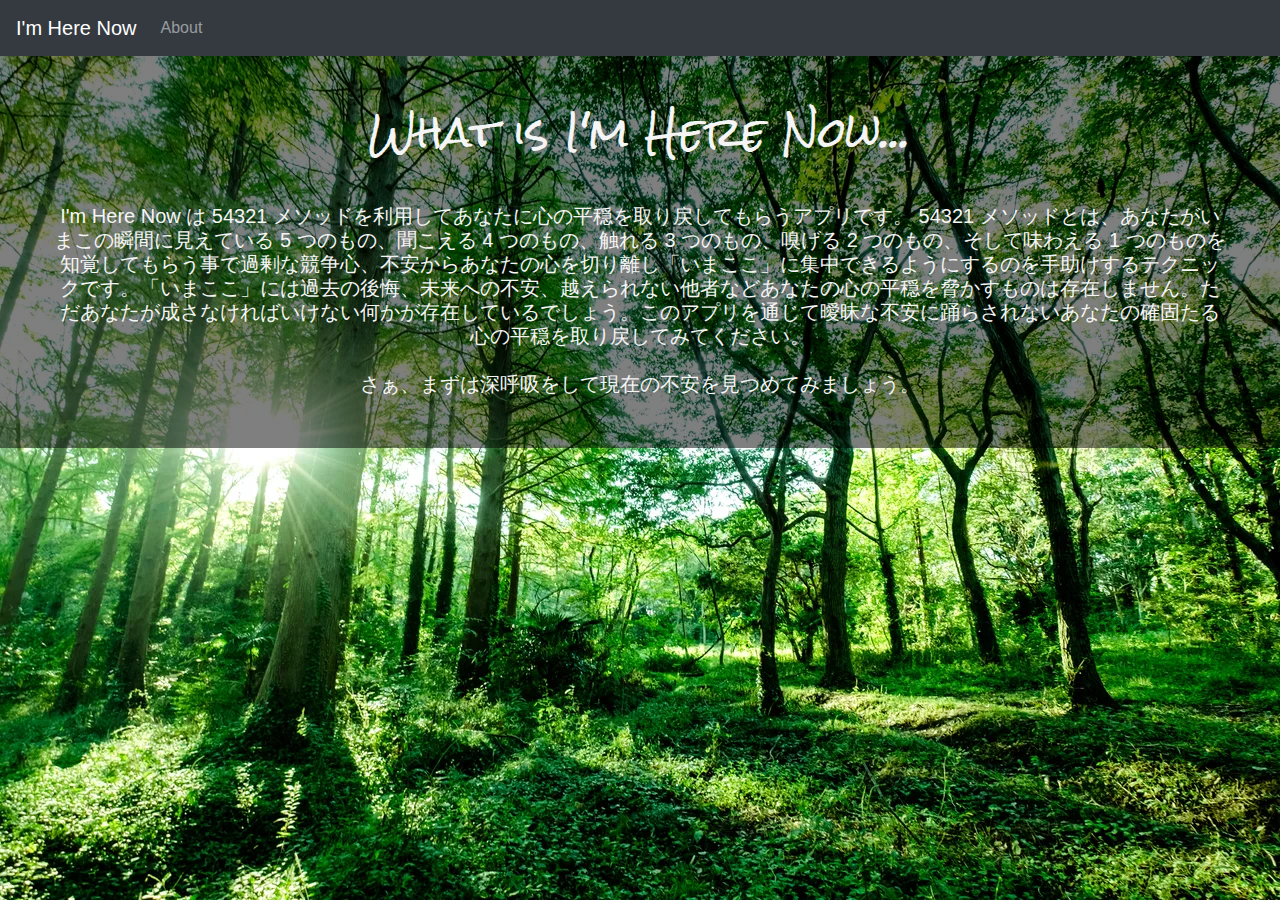
<file: about.html>
<!DOCTYPE html>
<html lang="ja">
    <head>
        <meta charset="utf-8">
        <meta name="viewport" content="width=device-width, initial-scale=1.0">
        <meta name="description" content="・・・">
        <meta http-equiv="X-UA-Compatible" content="IE=edge">
        <link rel="stylesheet" href="https://stackpath.bootstrapcdn.com/bootstrap/4.3.1/css/bootstrap.min.css" integrity="sha384-ggOyR0iXCbMQv3Xipma34MD+dH/1fQ784/j6cY/iJTQUOhcWr7x9JvoRxT2MZw1T" crossorigin="anonymous">
        <link rel="preconnect" href="https://fonts.googleapis.com">
        <link rel="preconnect" href="https://fonts.gstatic.com" crossorigin>
        <link href="https://fonts.googleapis.com/css2?family=Rock+Salt&display=swap" rel="stylesheet">
        <link rel="icon" href="favicon.ico">
        <link rel="stylesheet" href="style.css">
        <link rel="icon" href="favicon.ico">
        <title>
          I'm Here Now | About
        </title>
    </head>
    <body>
      <nav class="navbar navbar-expand-lg navbar-dark bg-dark">
        <a class="navbar-brand" href="index.html">I'm Here Now</a>
        <button class="navbar-toggler" type="button" data-toggle="collapse" data-target="#navbarSupportedContent" aria-controls="navbarSupportedContent" aria-expanded="false" aria-label="Toggle navigation">
          <span class="navbar-toggler-icon"></span>
        </button>
      
        <div class="collapse navbar-collapse" id="navbarSupportedContent">
          <ul class="navbar-nav mr-auto">
            <li class="nav-item">
              <a class="nav-link" href="about.html">About</a>
            </li>
          </ul>
        </div>
      </nav>
          
        
        <div class="bg-rgba p-1">
        <div class="m-5 text-center">
            <h1 class="text-center m-5">What is I'm Here Now...</h1>
            <h5>I'm Here Now は 54321 メソッドを利用してあなたに心の平穏を取り戻してもらうアプリです。 54321 メソッドとは、あなたがいまこの瞬間に見えている 5 つのもの、聞こえる 4 つのもの、触れる 3 つのもの、嗅げる 2 つのもの、そして味わえる 1 つのものを知覚してもらう事で過剰な競争心、不安からあなたの心を切り離し「いまここ」に集中できるようにするのを手助けするテクニックです。「いまここ」には過去の後悔、未来への不安、越えられない他者などあなたの心の平穏を脅かすものは存在しません。ただあなたが成さなければいけない何かが存在しているでしょう。このアプリを通じて曖昧な不安に踊らされないあなたの確固たる心の平穏を取り戻してみてください。</h5>
            <h5 class="m-4">さぁ、まずは深呼吸をして現在の不安を見つめてみましょう。</h5>
        </div>
        </div>
        
        <script src="https://code.jquery.com/jquery-3.3.1.slim.min.js" integrity="sha384-q8i/X+965DzO0rT7abK41JStQIAqVgRVzpbzo5smXKp4YfRvH+8abtTE1Pi6jizo" crossorigin="anonymous"></script>
        <script src="https://stackpath.bootstrapcdn.com/bootstrap/4.3.1/js/bootstrap.min.js" integrity="sha384-JjSmVgyd0p3pXB1rRibZUAYoIIy6OrQ6VrjIEaFf/nJGzIxFDsf4x0xIM+B07jRM" crossorigin="anonymous"></script>
        <script src="main.js"></script>
    </body>
</html>
</file>
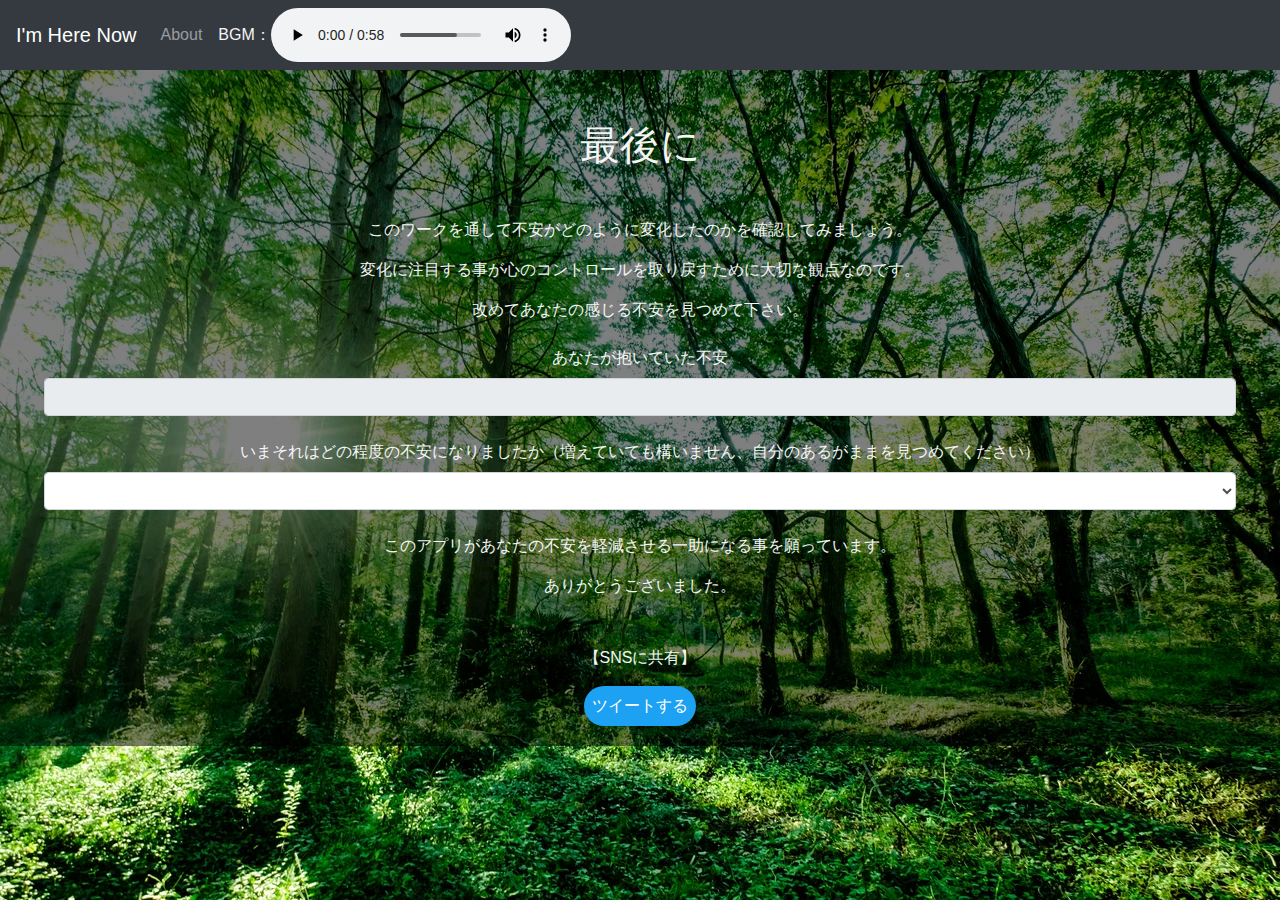
<file: complete.html>
<!DOCTYPE html>
<html lang="ja">
    <head>
        <meta charset="utf-8">
        <meta name="viewport" content="width=device-width, initial-scale=1.0">
        <meta name="description" content="・・・">
        <meta http-equiv="X-UA-Compatible" content="IE=edge">
        <title>
            I'm Here Now | Complete
        </title>
        <link rel="stylesheet" href="https://stackpath.bootstrapcdn.com/bootstrap/4.3.1/css/bootstrap.min.css" integrity="sha384-ggOyR0iXCbMQv3Xipma34MD+dH/1fQ784/j6cY/iJTQUOhcWr7x9JvoRxT2MZw1T" crossorigin="anonymous">
        <link rel="stylesheet" href="https://use.fontawesome.com/releases/v5.1.0/css/all.css" integrity="sha384-lKuwvrZot6UHsBSfcMvOkWwlCMgc0TaWr+30HWe3a4ltaBwTZhyTEggF5tJv8tbt" crossorigin="anonymous">
        <link rel="stylesheet" href="style.css">
        <link rel="icon" href="favicon.ico">
    </head>
    <body>
      <nav class="navbar navbar-expand-lg navbar-dark bg-dark">
        <a class="navbar-brand" href="index.html">I'm Here Now</a>
        <button class="navbar-toggler" type="button" data-toggle="collapse" data-target="#navbarSupportedContent" aria-controls="navbarSupportedContent" aria-expanded="false" aria-label="Toggle navigation">
          <span class="navbar-toggler-icon"></span>
        </button>
      
        <div class="collapse navbar-collapse" id="navbarSupportedContent">
          <ul class="navbar-nav mr-auto">
            <li class="nav-item d-flex align-items-center">
              <a class="nav-link" href="about.html">About</a>
            </li>
            <li class="nav-item d-flex align-items-center ml-2">
              BGM：
              <audio controls loop src="MusMus-BGM-043.mp3" id="bgm">
                Your browser does not support the <code>audio</code> element.
              </audio>
            </li>
          </ul>
        </div>
      </nav>          
        
        <div class="bg-rgba p-1">
        <div class="m-3 text-center">
        <h1 class="m-5">最後に</h1>
        <p>このワークを通して不安がどのように変化したのかを確認してみましょう。</p>
        <p>変化に注目する事が心のコントロールを取り戻すために大切な観点なのです。</p>
        <p>改めてあなたの感じる不安を見つめて下さい。</p>

        <div class="form-group m-4">
          <label for="anxiety">あなたが抱いていた不安</label>
          <input type="text" id="anxiety" class="form-control" required disabled>
        </div>
        <div class="form-group m-4">
          <label for="anxiety-degree">いまそれはどの程度の不安になりましたか（増えていても構いません、自分のあるがままを見つめてください）</label>
          <select id="anxiety-degree" class="form-control">
            <option value="とても不安">とても不安</option>
            <option value="そこそこ不安">そこそこ不安</option>
            <option value="少し不安">少し不安</option>
            <option value="不安を感じない">不安を感じない</option>
          </select>
        </div>

        <p>このアプリがあなたの不安を軽減させる一助になる事を願っています。</p>
        <p>ありがとうございました。</p>

        <p class="text-center mt-5">【SNSに共有】</p>
        <div class="tweet" id="tweet">
          <button id="twitter-share-button" class="p-2"><i class="fab fa-twitter"></i>ツイートする</button>
          <script async src="https://platform.twitter.com/widgets.js" charset="utf-8"></script>
        </div>
      

        </div>
        </div>
        
        <script src="https://code.jquery.com/jquery-3.3.1.slim.min.js" integrity="sha384-q8i/X+965DzO0rT7abK41JStQIAqVgRVzpbzo5smXKp4YfRvH+8abtTE1Pi6jizo" crossorigin="anonymous"></script>
        <script src="https://stackpath.bootstrapcdn.com/bootstrap/4.3.1/js/bootstrap.min.js" integrity="sha384-JjSmVgyd0p3pXB1rRibZUAYoIIy6OrQ6VrjIEaFf/nJGzIxFDsf4x0xIM+B07jRM" crossorigin="anonymous"></script>
        <script src="main.js"></script>
        <script>
          let anxiety = localStorage.getItem("anxiety");
          let anxietyDegree = localStorage.getItem("anxietyDegree");
          document.getElementById("anxiety").value = anxiety;
          document.getElementById("anxiety-degree").value = anxietyDegree;

          setupBgm();
        </script>
    </body>
</html>
</file>
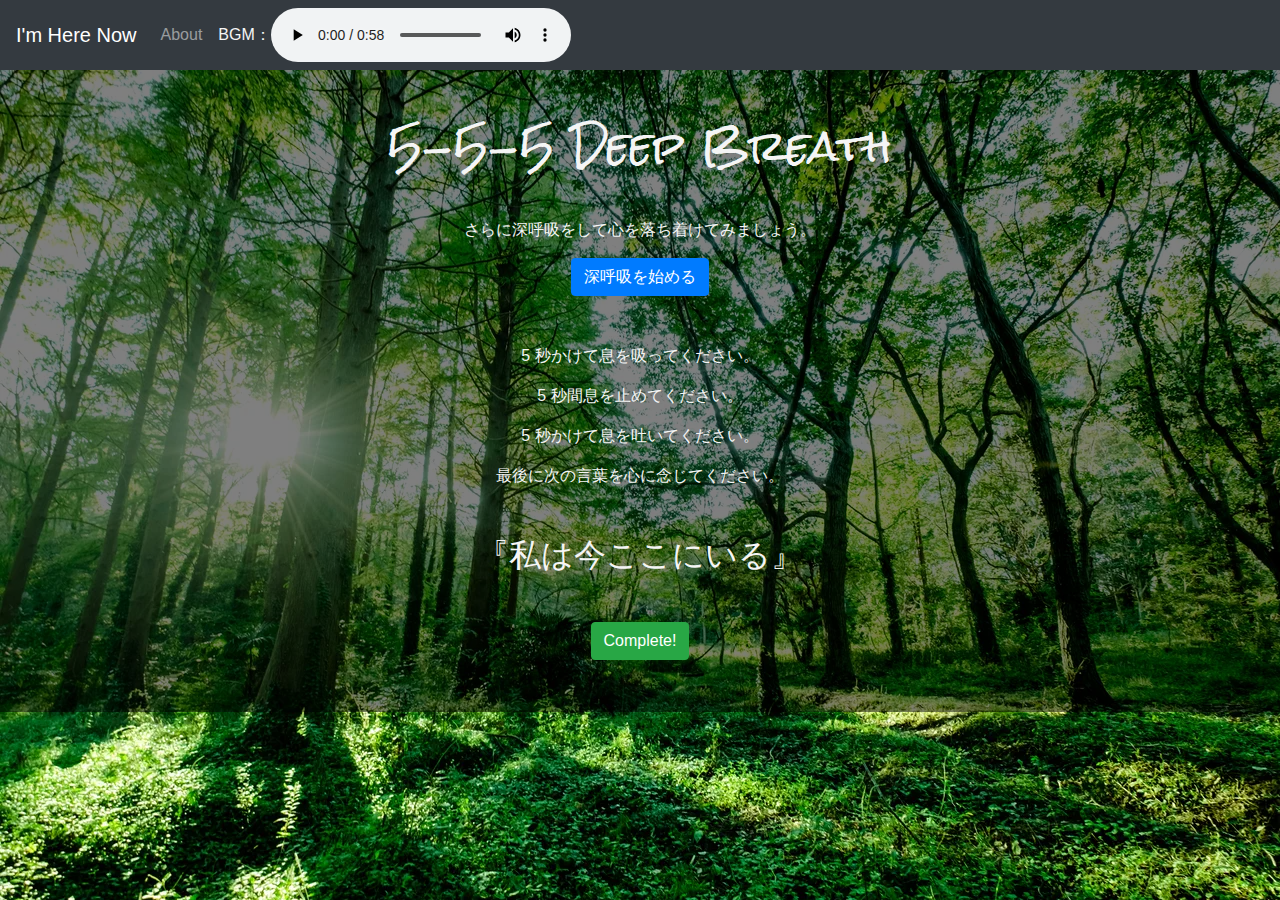
<file: deepBreath.html>
<!DOCTYPE html>
<html lang="ja">
    <head>
        <meta charset="utf-8">
        <meta name="viewport" content="width=device-width, initial-scale=1.0">
        <meta name="description" content="・・・">
        <meta http-equiv="X-UA-Compatible" content="IE=edge">
        <title>I'm Here Now | 5-5-5 Deep Breath</title>
        <link rel="stylesheet" href="https://stackpath.bootstrapcdn.com/bootstrap/4.3.1/css/bootstrap.min.css" integrity="sha384-ggOyR0iXCbMQv3Xipma34MD+dH/1fQ784/j6cY/iJTQUOhcWr7x9JvoRxT2MZw1T" crossorigin="anonymous">
        <link href="https://fonts.googleapis.com/css2?family=Rock+Salt&display=swap" rel="stylesheet">
        <link rel="icon" href="favicon.ico">
        <link rel="stylesheet" href="style.css">
    </head>
    <body>
      <nav class="navbar navbar-expand-lg navbar-dark bg-dark">
        <a class="navbar-brand" href="index.html">I'm Here Now</a>
        <button class="navbar-toggler" type="button" data-toggle="collapse" data-target="#navbarSupportedContent" aria-controls="navbarSupportedContent" aria-expanded="false" aria-label="Toggle navigation">
          <span class="navbar-toggler-icon"></span>
        </button>
      
        <div class="collapse navbar-collapse" id="navbarSupportedContent">
          <ul class="navbar-nav mr-auto">
            <li class="nav-item d-flex align-items-center">
              <a class="nav-link" href="about.html">About</a>
            </li>
            <li class="nav-item d-flex align-items-center ml-2">
              BGM：
              <audio controls loop src="MusMus-BGM-043.mp3" id="bgm">
                Your browser does not support the <code>audio</code> element.
              </audio>
            </li>
          </ul>
        </div>
      </nav>

        <div class="bg-rgba p-1">
        <div class="m-5 text-center">
          <h1 class="m-5">5-5-5 Deep Breath</h1>
          <p>さらに深呼吸をして心を落ち着けてみましょう。</p>
          <button id="deep-breath" class="btn btn-primary" onclick="startCountdown()">深呼吸を始める</button>
          <div id="timer" class="m-5"></div>
          <p id="inhale">5 秒かけて息を吸ってください。</p>
          <p id="stop">5 秒間息を止めてください。</p>
          <p id="exhale">5 秒かけて息を吐いてください。</p>
          <p>最後に次の言葉を心に念じてください。</p>
          <h2 class="m-5">『私は今ここにいる』</h2>
          
          <div class="m-5 d-flex justify-content-center">
            <button class="btn btn-success" onclick="complete()">Complete!</button>
          </div>
        </div>
        </div>
        
        <script src="https://code.jquery.com/jquery-3.3.1.slim.min.js" integrity="sha384-q8i/X+965DzO0rT7abK41JStQIAqVgRVzpbzo5smXKp4YfRvH+8abtTE1Pi6jizo" crossorigin="anonymous"></script>
        <script src="https://stackpath.bootstrapcdn.com/bootstrap/4.3.1/js/bootstrap.min.js" integrity="sha384-JjSmVgyd0p3pXB1rRibZUAYoIIy6OrQ6VrjIEaFf/nJGzIxFDsf4x0xIM+B07jRM" crossorigin="anonymous"></script>
        <script src="main.js"></script>
        <script>
          setupBgm();
        </script>
    </body>
</html>
</file>
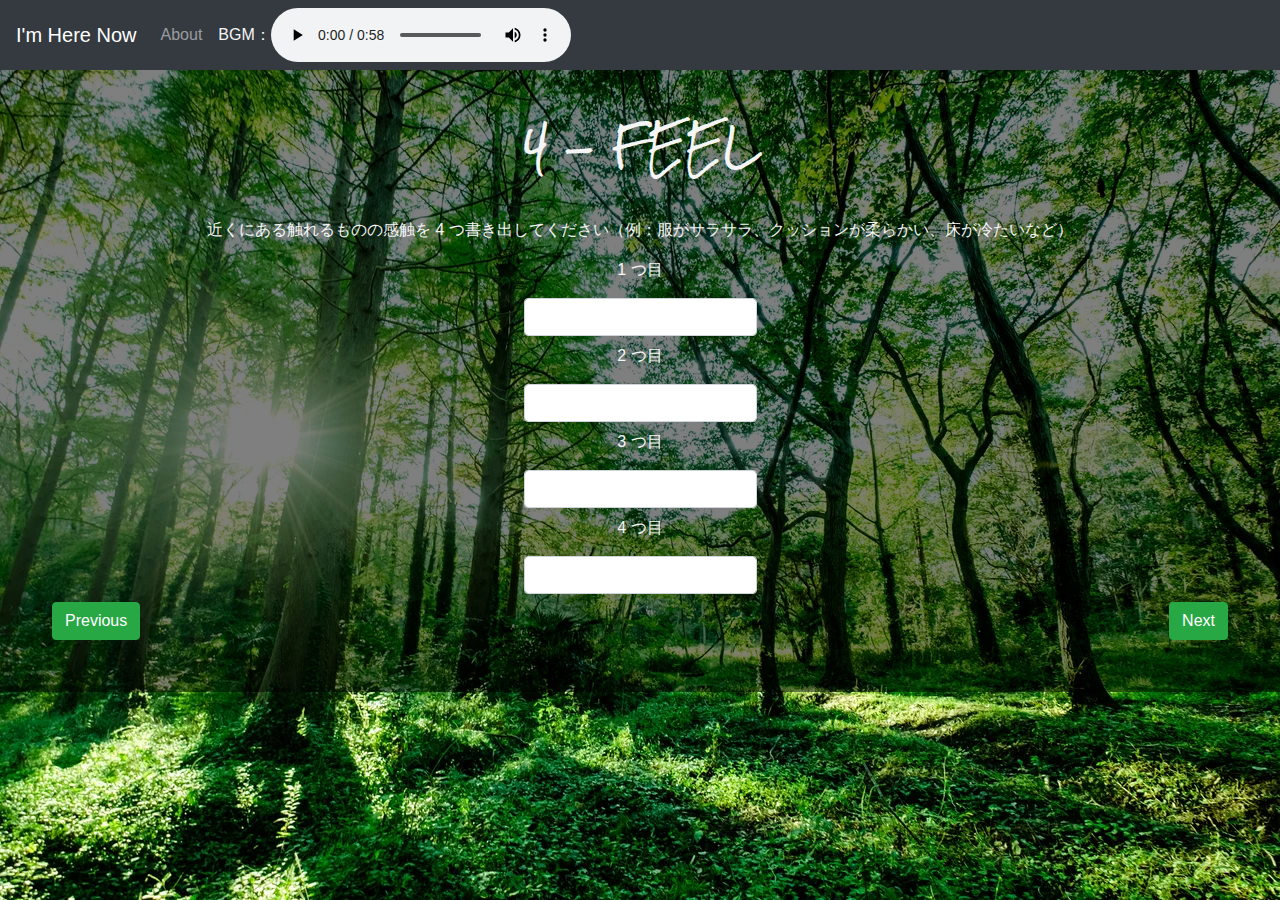
<file: feel.html>
<!DOCTYPE html>
<html lang="ja">
    <head>
        <meta charset="utf-8">
        <meta name="viewport" content="width=device-width, initial-scale=1.0">
        <meta name="description" content="・・・">
        <meta http-equiv="X-UA-Compatible" content="IE=edge">
        <title>I'm Here Now | 4 - FEEL</title>
        <link rel="stylesheet" href="https://stackpath.bootstrapcdn.com/bootstrap/4.3.1/css/bootstrap.min.css" integrity="sha384-ggOyR0iXCbMQv3Xipma34MD+dH/1fQ784/j6cY/iJTQUOhcWr7x9JvoRxT2MZw1T" crossorigin="anonymous">
        <link href="https://fonts.googleapis.com/css2?family=Rock+Salt&display=swap" rel="stylesheet">
        <link rel="icon" href="favicon.ico">
        <link rel="stylesheet" href="style.css">
    </head>
    <body>
      <nav class="navbar navbar-expand-lg navbar-dark bg-dark">
        <a class="navbar-brand" href="index.html">I'm Here Now</a>
        <button class="navbar-toggler" type="button" data-toggle="collapse" data-target="#navbarSupportedContent" aria-controls="navbarSupportedContent" aria-expanded="false" aria-label="Toggle navigation">
          <span class="navbar-toggler-icon"></span>
        </button>
      
        <div class="collapse navbar-collapse" id="navbarSupportedContent">
          <ul class="navbar-nav mr-auto">
            <li class="nav-item d-flex align-items-center">
              <a class="nav-link" href="about.html">About</a>
            </li>
            <li class="nav-item d-flex align-items-center ml-2">
              BGM：
              <audio controls loop src="MusMus-BGM-043.mp3" id="bgm">
                Your browser does not support the <code>audio</code> element.
              </audio>
            </li>
          </ul>
        </div>
      </nav>

        <div class="bg-rgba p-1">
        <div class="m-5">
          <h1 class="text-center m-5">4 - FEEL</h1>
          <p class="text-center">近くにある触れるものの感触を 4 つ書き出してください（例：服がサラサラ、クッションが柔らかい、床が冷たいなど）</p>

          <div class="container">
            <div class="text-center">
              <label for="feel-text1">
                <p>1 つ目</p>
                <input type="text" id="feel-text1" class="form-control" style="width: min-content;" required="required">
              </label>
            </div>
            <div class="text-center">
              <label for="feel-text2">
                <p>2 つ目</p>
                <input type="text" id="feel-text2" class="form-control" style="width: min-content;" required="required">
              </label>
            </div>
            <div class="text-center">
              <label for="feel-text3">
                <p>3 つ目</p>
                <input type="text" id="feel-text3" class="form-control" style="width: min-content;" required="required">
              </label>
            </div>
            <div class="text-center">
              <label for="feel-text4">
                <p>4 つ目</p>
                <input type="text" id="feel-text4" class="form-control" style="width: min-content;" required="required">
              </label>
            </div>
          </div>
          
          <div class="main">
            <button class="btn btn-success" onclick="previous('feel', 4, 'sight')">Previous</button>
            <button class="btn btn-success" onclick="next('feel', 4, 'hear')">Next</button>
          </div>
        </div>
        </div>
        
        <script src="https://code.jquery.com/jquery-3.3.1.slim.min.js" integrity="sha384-q8i/X+965DzO0rT7abK41JStQIAqVgRVzpbzo5smXKp4YfRvH+8abtTE1Pi6jizo" crossorigin="anonymous"></script>
        <script src="https://stackpath.bootstrapcdn.com/bootstrap/4.3.1/js/bootstrap.min.js" integrity="sha384-JjSmVgyd0p3pXB1rRibZUAYoIIy6OrQ6VrjIEaFf/nJGzIxFDsf4x0xIM+B07jRM" crossorigin="anonymous"></script>
        <script src="main.js"></script>
        <script>
          loadInput("feel", 4);
        </script>
    </body>
</html>
</file>
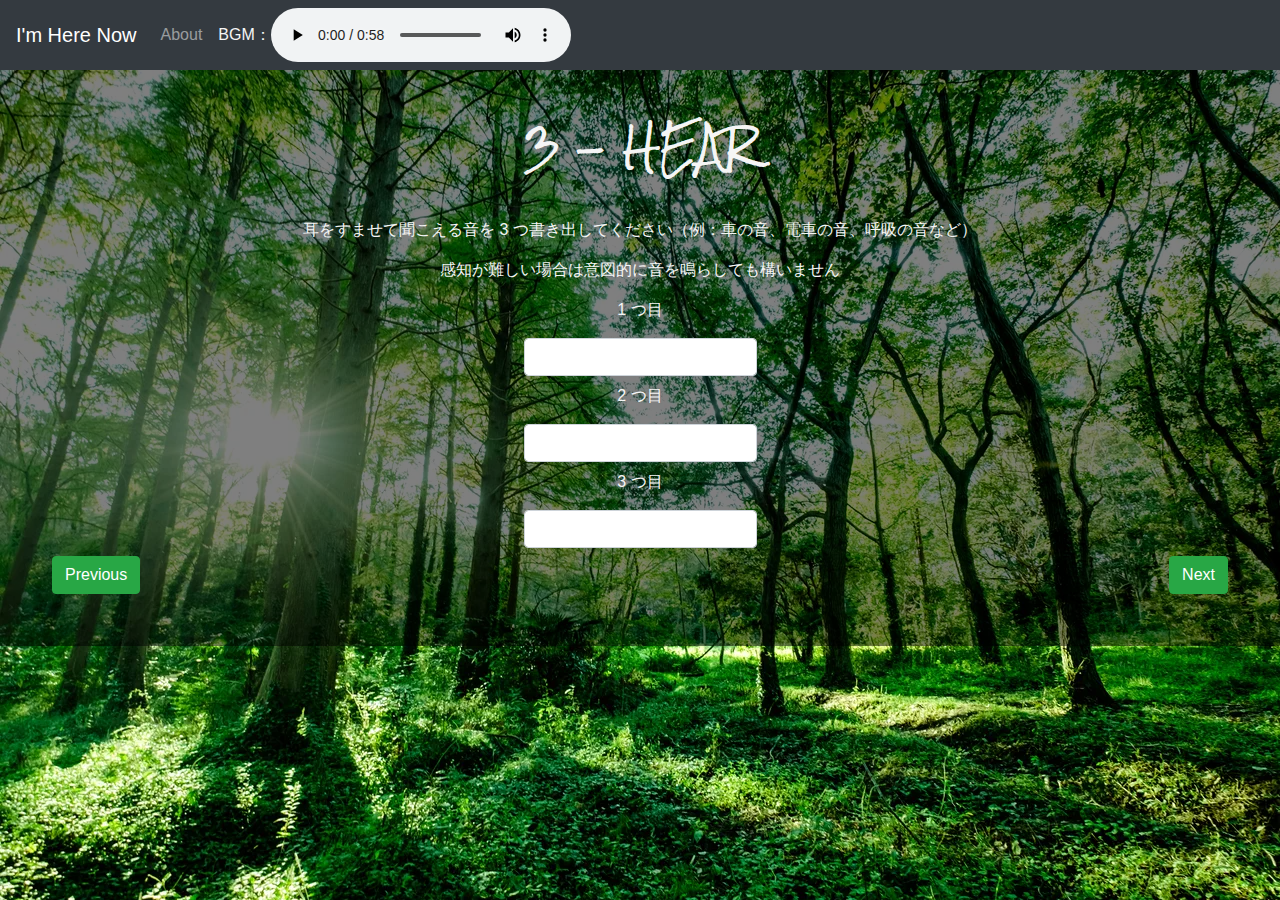
<file: hear.html>
<!DOCTYPE html>
<html lang="ja">
    <head>
        <meta charset="utf-8">
        <meta name="viewport" content="width=device-width, initial-scale=1.0">
        <meta name="description" content="・・・">
        <meta http-equiv="X-UA-Compatible" content="IE=edge">
        <title>I'm Here Now | 3 - HEAR</title>
        <link rel="stylesheet" href="https://stackpath.bootstrapcdn.com/bootstrap/4.3.1/css/bootstrap.min.css" integrity="sha384-ggOyR0iXCbMQv3Xipma34MD+dH/1fQ784/j6cY/iJTQUOhcWr7x9JvoRxT2MZw1T" crossorigin="anonymous">
        <link href="https://fonts.googleapis.com/css2?family=Rock+Salt&display=swap" rel="stylesheet">
        <link rel="icon" href="favicon.ico">
        <link rel="stylesheet" href="style.css">
    </head>
    <body>
      <nav class="navbar navbar-expand-lg navbar-dark bg-dark">
        <a class="navbar-brand" href="index.html">I'm Here Now</a>
        <button class="navbar-toggler" type="button" data-toggle="collapse" data-target="#navbarSupportedContent" aria-controls="navbarSupportedContent" aria-expanded="false" aria-label="Toggle navigation">
          <span class="navbar-toggler-icon"></span>
        </button>
      
        <div class="collapse navbar-collapse" id="navbarSupportedContent">
          <ul class="navbar-nav mr-auto">
            <li class="nav-item d-flex align-items-center">
              <a class="nav-link" href="about.html">About</a>
            </li>
            <li class="nav-item d-flex align-items-center ml-2">
              BGM：
              <audio controls loop src="MusMus-BGM-043.mp3" id="bgm">
                Your browser does not support the <code>audio</code> element.
              </audio>
            </li>
          </ul>
        </div>
      </nav>

        <div class="bg-rgba p-1">
        <div class="m-5">
          <h1 class="text-center m-5">3 - HEAR</h1>
          <p class="text-center">耳をすませて聞こえる音を 3 つ書き出してください（例：車の音、電車の音、呼吸の音など）</p>
          <p class="text-center">感知が難しい場合は意図的に音を鳴らしても構いません</p>

          <div class="container">
            <div class="text-center">
              <label for="hear-text1">
                <p>1 つ目</p>
                <input type="text" id="hear-text1" class="form-control" style="width: min-content;" required="required">
              </label>
            </div>
            <div class="text-center">
              <label for="hear-text2">
                <p>2 つ目</p>
                <input type="text" id="hear-text2" class="form-control" style="width: min-content;" required="required">
              </label>
            </div>
            <div class="text-center">
              <label for="hear-text3">
                <p>3 つ目</p>
                <input type="text" id="hear-text3" class="form-control" style="width: min-content;" required="required">
              </label>
            </div>
          </div>
          
          <div class="main">
            <button class="btn btn-success" onclick="previous('hear', 3, 'feel')">Previous</button>
            <button class="btn btn-success" onclick="next('hear', 3, 'smell')">Next</button>
          </div>
        </div>
        </div>
        
        <script src="https://code.jquery.com/jquery-3.3.1.slim.min.js" integrity="sha384-q8i/X+965DzO0rT7abK41JStQIAqVgRVzpbzo5smXKp4YfRvH+8abtTE1Pi6jizo" crossorigin="anonymous"></script>
        <script src="https://stackpath.bootstrapcdn.com/bootstrap/4.3.1/js/bootstrap.min.js" integrity="sha384-JjSmVgyd0p3pXB1rRibZUAYoIIy6OrQ6VrjIEaFf/nJGzIxFDsf4x0xIM+B07jRM" crossorigin="anonymous"></script>
        <script src="main.js"></script>
        <script>
          loadInput("hear", 3);
        </script>
    </body>
</html>
</file>
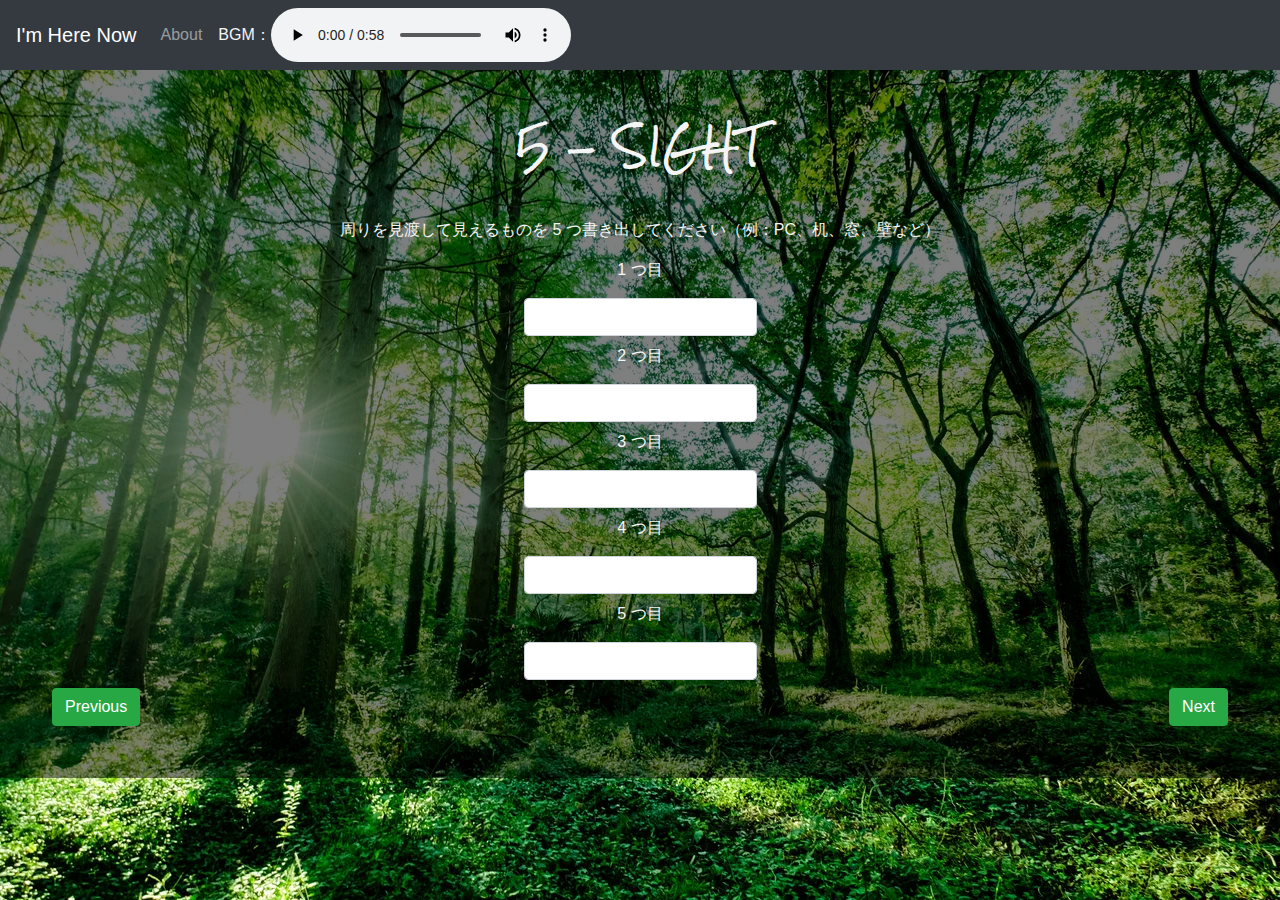
<file: sight.html>
<!DOCTYPE html>
<html lang="ja">
    <head>
        <meta charset="utf-8">
        <meta name="viewport" content="width=device-width, initial-scale=1.0">
        <meta name="description" content="・・・">
        <meta http-equiv="X-UA-Compatible" content="IE=edge">
        <title>I'm Here Now | 5 - SIGHT</title>
        <link rel="stylesheet" href="https://stackpath.bootstrapcdn.com/bootstrap/4.3.1/css/bootstrap.min.css" integrity="sha384-ggOyR0iXCbMQv3Xipma34MD+dH/1fQ784/j6cY/iJTQUOhcWr7x9JvoRxT2MZw1T" crossorigin="anonymous">
        <link href="https://fonts.googleapis.com/css2?family=Rock+Salt&display=swap" rel="stylesheet">
        <link rel="icon" href="favicon.ico">
        <link rel="stylesheet" href="style.css">
    </head>
    <body>
        <nav class="navbar navbar-expand-lg navbar-dark bg-dark">
            <a class="navbar-brand" href="index.html">I'm Here Now</a>
            <button class="navbar-toggler" type="button" data-toggle="collapse" data-target="#navbarSupportedContent" aria-controls="navbarSupportedContent" aria-expanded="false" aria-label="Toggle navigation">
              <span class="navbar-toggler-icon"></span>
            </button>
          
            <div class="collapse navbar-collapse" id="navbarSupportedContent">
              <ul class="navbar-nav mr-auto">
                <li class="nav-item d-flex align-items-center">
                  <a class="nav-link" href="about.html">About</a>
                </li>
                <li class="nav-item d-flex align-items-center ml-2">
                  BGM：
                  <audio controls loop src="MusMus-BGM-043.mp3" id="bgm">
                    Your browser does not support the <code>audio</code> element.
                  </audio>
                </li>
              </ul>
            </div>
        </nav>

        <div class="bg-rgba p-1">
        <div class="m-5">
          <h1 class="text-center m-5">5 - SIGHT</h1>
          <p class="text-center">周りを見渡して見えるものを 5 つ書き出してください（例：PC、机、窓、壁など）</p>

          <div class="container">
            <div class="text-center">
              <label for="sight-text1">
                <p>1 つ目</p>
                <input type="text" id="sight-text1" class="form-control" style="width: min-content;" required="required">
              </label>
            </div>
            <div class="text-center">
              <label for="sight-text2">
                <p>2 つ目</p>
                <input type="text" id="sight-text2" class="form-control" style="width: min-content;" required="required">
              </label>
            </div>
            <div class="text-center">
              <label for="sight-text3">
                <p>3 つ目</p>
                <input type="text" id="sight-text3" class="form-control" style="width: min-content;" required="required">
              </label>
            </div>
            <div class="text-center">
              <label for="sight-text4">
                <p>4 つ目</p>
                <input type="text" id="sight-text4" class="form-control" style="width: min-content;" required="required">
              </label>
            </div>
            <div class="text-center">
              <label for="sight-text5">
                <p>5 つ目</p>
                <input type="text" id="sight-text5" class="form-control" style="width: min-content;" required="required">
              </label>
            </div>
          </div>
          
          <div class="main">
            <button class="btn btn-success" onclick="previous('sight', 5, 'index')">Previous</button>
            <button class="btn btn-success" onclick="next('sight', 5, 'feel')">Next</button>
          </div>

        </div>
        </div>
        
        <script src="https://code.jquery.com/jquery-3.3.1.slim.min.js" integrity="sha384-q8i/X+965DzO0rT7abK41JStQIAqVgRVzpbzo5smXKp4YfRvH+8abtTE1Pi6jizo" crossorigin="anonymous"></script>
        <script src="https://stackpath.bootstrapcdn.com/bootstrap/4.3.1/js/bootstrap.min.js" integrity="sha384-JjSmVgyd0p3pXB1rRibZUAYoIIy6OrQ6VrjIEaFf/nJGzIxFDsf4x0xIM+B07jRM" crossorigin="anonymous"></script>
        <script src="main.js"></script>
        <script>
          loadInput("sight", 5);
        </script>
    </body>
</html>
</file>
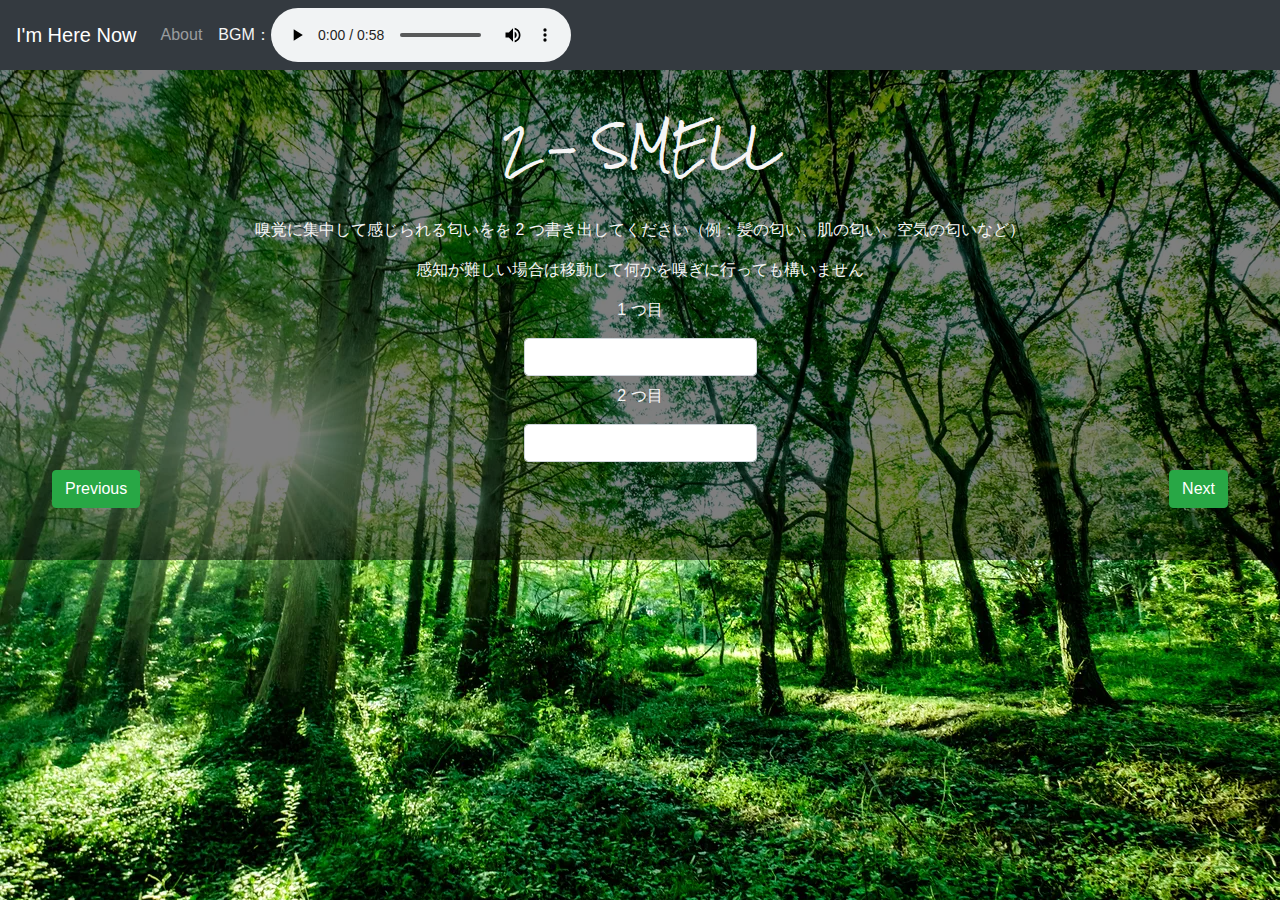
<file: smell.html>
<!DOCTYPE html>
<html lang="ja">
    <head>
        <meta charset="utf-8">
        <meta name="viewport" content="width=device-width, initial-scale=1.0">
        <meta name="description" content="・・・">
        <meta http-equiv="X-UA-Compatible" content="IE=edge">
        <title>I'm Here Now | 2 - SMELL</title>
        <link rel="stylesheet" href="https://stackpath.bootstrapcdn.com/bootstrap/4.3.1/css/bootstrap.min.css" integrity="sha384-ggOyR0iXCbMQv3Xipma34MD+dH/1fQ784/j6cY/iJTQUOhcWr7x9JvoRxT2MZw1T" crossorigin="anonymous">
        <link href="https://fonts.googleapis.com/css2?family=Rock+Salt&display=swap" rel="stylesheet">
        <link rel="icon" href="favicon.ico">
        <link rel="stylesheet" href="style.css">
    </head>
    <body>
      <nav class="navbar navbar-expand-lg navbar-dark bg-dark">
        <a class="navbar-brand" href="index.html">I'm Here Now</a>
        <button class="navbar-toggler" type="button" data-toggle="collapse" data-target="#navbarSupportedContent" aria-controls="navbarSupportedContent" aria-expanded="false" aria-label="Toggle navigation">
          <span class="navbar-toggler-icon"></span>
        </button>
      
        <div class="collapse navbar-collapse" id="navbarSupportedContent">
          <ul class="navbar-nav mr-auto">
            <li class="nav-item d-flex align-items-center">
              <a class="nav-link" href="about.html">About</a>
            </li>
            <li class="nav-item d-flex align-items-center ml-2">
              BGM：
              <audio controls loop src="MusMus-BGM-043.mp3" id="bgm">
                Your browser does not support the <code>audio</code> element.
              </audio>
            </li>
          </ul>
        </div>
      </nav>

        <div class="bg-rgba p-1">
        <div class="m-5">
          <h1 class="text-center m-5">2 - SMELL</h1>
          <p class="text-center">嗅覚に集中して感じられる匂いをを 2 つ書き出してください（例：髪の匂い、肌の匂い、空気の匂いなど）</p>
          <p class="text-center">感知が難しい場合は移動して何かを嗅ぎに行っても構いません</p>

          <div class="container">
            <div class="text-center">
              <label for="smell-text1">
                <p>1 つ目</p>
                <input type="text" id="smell-text1" class="form-control" style="width: min-content;" required="required">
              </label>
            </div>
            <div class="text-center">
              <label for="smell-text2">
                <p>2 つ目</p>
                <input type="text" id="smell-text2" class="form-control" style="width: min-content;" required="required">
              </label>
            </div>
          </div>
          
          <div class="main">
            <button class="btn btn-success" onclick="previous('smell', 2, 'hear')">Previous</button>
            <button class="btn btn-success" onclick="next('smell', 2, 'taste')">Next</button>
          </div>
        </div>
        </div>
        
        <script src="https://code.jquery.com/jquery-3.3.1.slim.min.js" integrity="sha384-q8i/X+965DzO0rT7abK41JStQIAqVgRVzpbzo5smXKp4YfRvH+8abtTE1Pi6jizo" crossorigin="anonymous"></script>
        <script src="https://stackpath.bootstrapcdn.com/bootstrap/4.3.1/js/bootstrap.min.js" integrity="sha384-JjSmVgyd0p3pXB1rRibZUAYoIIy6OrQ6VrjIEaFf/nJGzIxFDsf4x0xIM+B07jRM" crossorigin="anonymous"></script>
        <script src="main.js"></script>
        <script>
          loadInput("smell", 2);
        </script>
    </body>
</html>
</file>
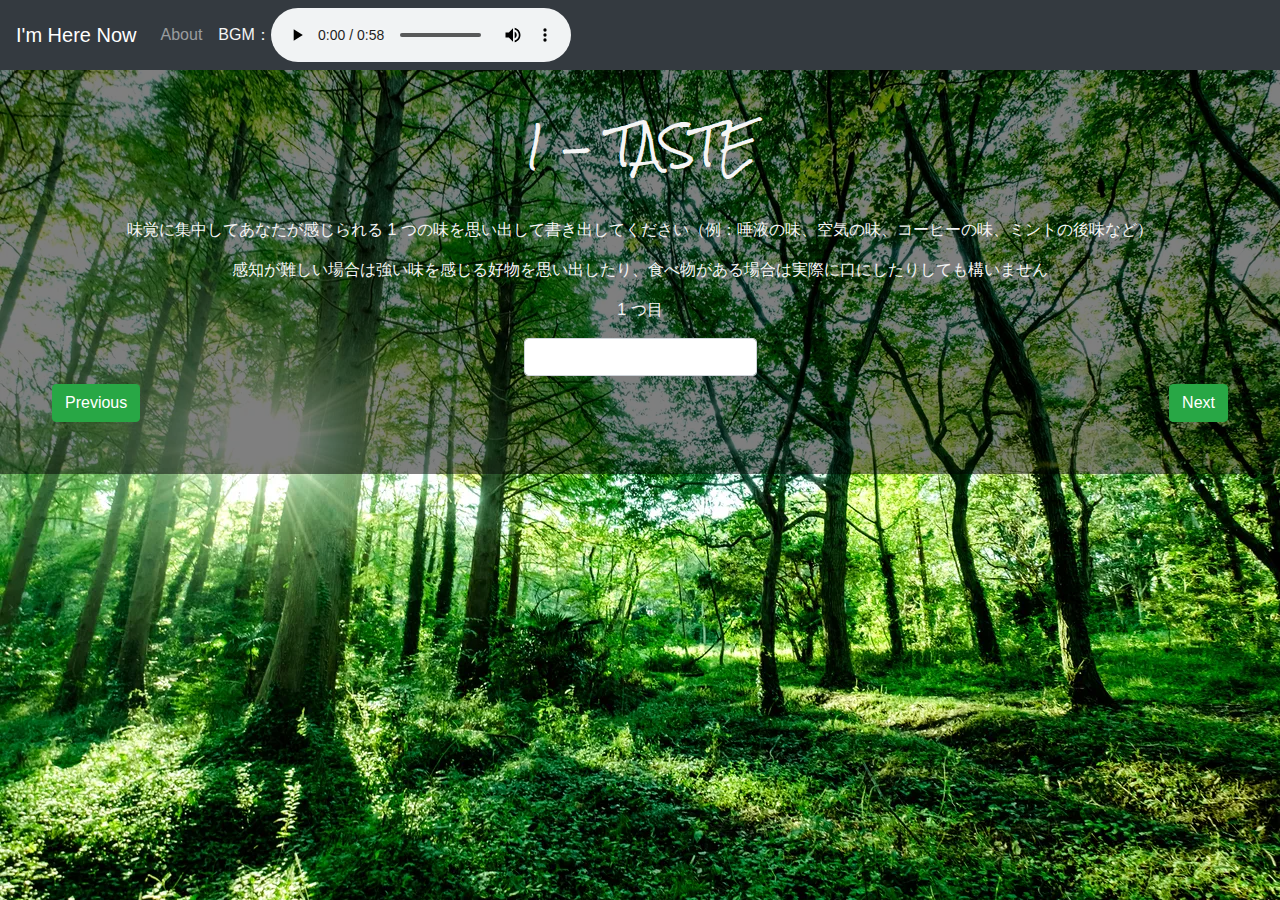
<file: taste.html>
<!DOCTYPE html>
<html lang="ja">
    <head>
        <meta charset="utf-8">
        <meta name="viewport" content="width=device-width, initial-scale=1.0">
        <meta name="description" content="・・・">
        <meta http-equiv="X-UA-Compatible" content="IE=edge">
        <title>I'm Here Now | 1 - TASTE</title>
        <link rel="stylesheet" href="https://stackpath.bootstrapcdn.com/bootstrap/4.3.1/css/bootstrap.min.css" integrity="sha384-ggOyR0iXCbMQv3Xipma34MD+dH/1fQ784/j6cY/iJTQUOhcWr7x9JvoRxT2MZw1T" crossorigin="anonymous">
        <link href="https://fonts.googleapis.com/css2?family=Rock+Salt&display=swap" rel="stylesheet">
        <link rel="icon" href="favicon.ico">
        <link rel="stylesheet" href="style.css">
    </head>
    <body>
      <nav class="navbar navbar-expand-lg navbar-dark bg-dark">
        <a class="navbar-brand" href="index.html">I'm Here Now</a>
        <button class="navbar-toggler" type="button" data-toggle="collapse" data-target="#navbarSupportedContent" aria-controls="navbarSupportedContent" aria-expanded="false" aria-label="Toggle navigation">
          <span class="navbar-toggler-icon"></span>
        </button>
      
        <div class="collapse navbar-collapse" id="navbarSupportedContent">
          <ul class="navbar-nav mr-auto">
            <li class="nav-item d-flex align-items-center">
              <a class="nav-link" href="about.html">About</a>
            </li>
            <li class="nav-item d-flex align-items-center ml-2">
              BGM：
              <audio controls loop src="MusMus-BGM-043.mp3" id="bgm">
                Your browser does not support the <code>audio</code> element.
              </audio>
            </li>
          </ul>
        </div>
      </nav>

        <div class="bg-rgba p-1">
        <div class="m-5">
          <h1 class="text-center m-5">1 - TASTE</h1>
          <p class="text-center">味覚に集中してあなたが感じられる 1 つの味を思い出して書き出してください（例：唾液の味、空気の味、コーヒーの味、ミントの後味など）</p>
          <p class="text-center">感知が難しい場合は強い味を感じる好物を思い出したり、食べ物がある場合は実際に口にしたりしても構いません</p>

          <div class="container">
            <div class="text-center">
              <label for="taste-text1">
                <p>1 つ目</p>
                <input type="text" id="taste-text1" class="form-control" style="width: min-content;" required="required">
              </label>
            </div>
          </div>
          
          <div class="main">
            <button class="btn btn-success" onclick="previous('taste', 1, 'smell')">Previous</button>
            <button class="btn btn-success" onclick="next('taste', 1, 'deepBreath')">Next</button>
          </div>
        </div>
        </div>
        
        <script src="https://code.jquery.com/jquery-3.3.1.slim.min.js" integrity="sha384-q8i/X+965DzO0rT7abK41JStQIAqVgRVzpbzo5smXKp4YfRvH+8abtTE1Pi6jizo" crossorigin="anonymous"></script>
        <script src="https://stackpath.bootstrapcdn.com/bootstrap/4.3.1/js/bootstrap.min.js" integrity="sha384-JjSmVgyd0p3pXB1rRibZUAYoIIy6OrQ6VrjIEaFf/nJGzIxFDsf4x0xIM+B07jRM" crossorigin="anonymous"></script>
        <script src="main.js"></script>
        <script>
          loadInput("taste", 1);
        </script>
    </body>
</html>
</file>
<file: style.css>
body {
    background-image: url(background_forest.webp);
    font-family: sans-serif;
    color: whitesmoke;
}

.bg-rgba {
    background:rgba(0,0,0,0.5);
}

.start {
    display: flex;
    justify-content: center;
    flex-wrap: wrap;
}

.main {
    display: flex;
    justify-content: space-between;
    flex-wrap: wrap;
}

h1{
    font-family: 'Rock Salt', cursive;
}

#timer {
    font-size: 80px;
    font-family: 'Rock Salt', cursive;
    color: skyblue;
}

#twitter-share-button {
    background-color: #1DA1F2;
    border: none;
    border-radius: 100vh;
    color: white;
    cursor: pointer;
}
</file>
